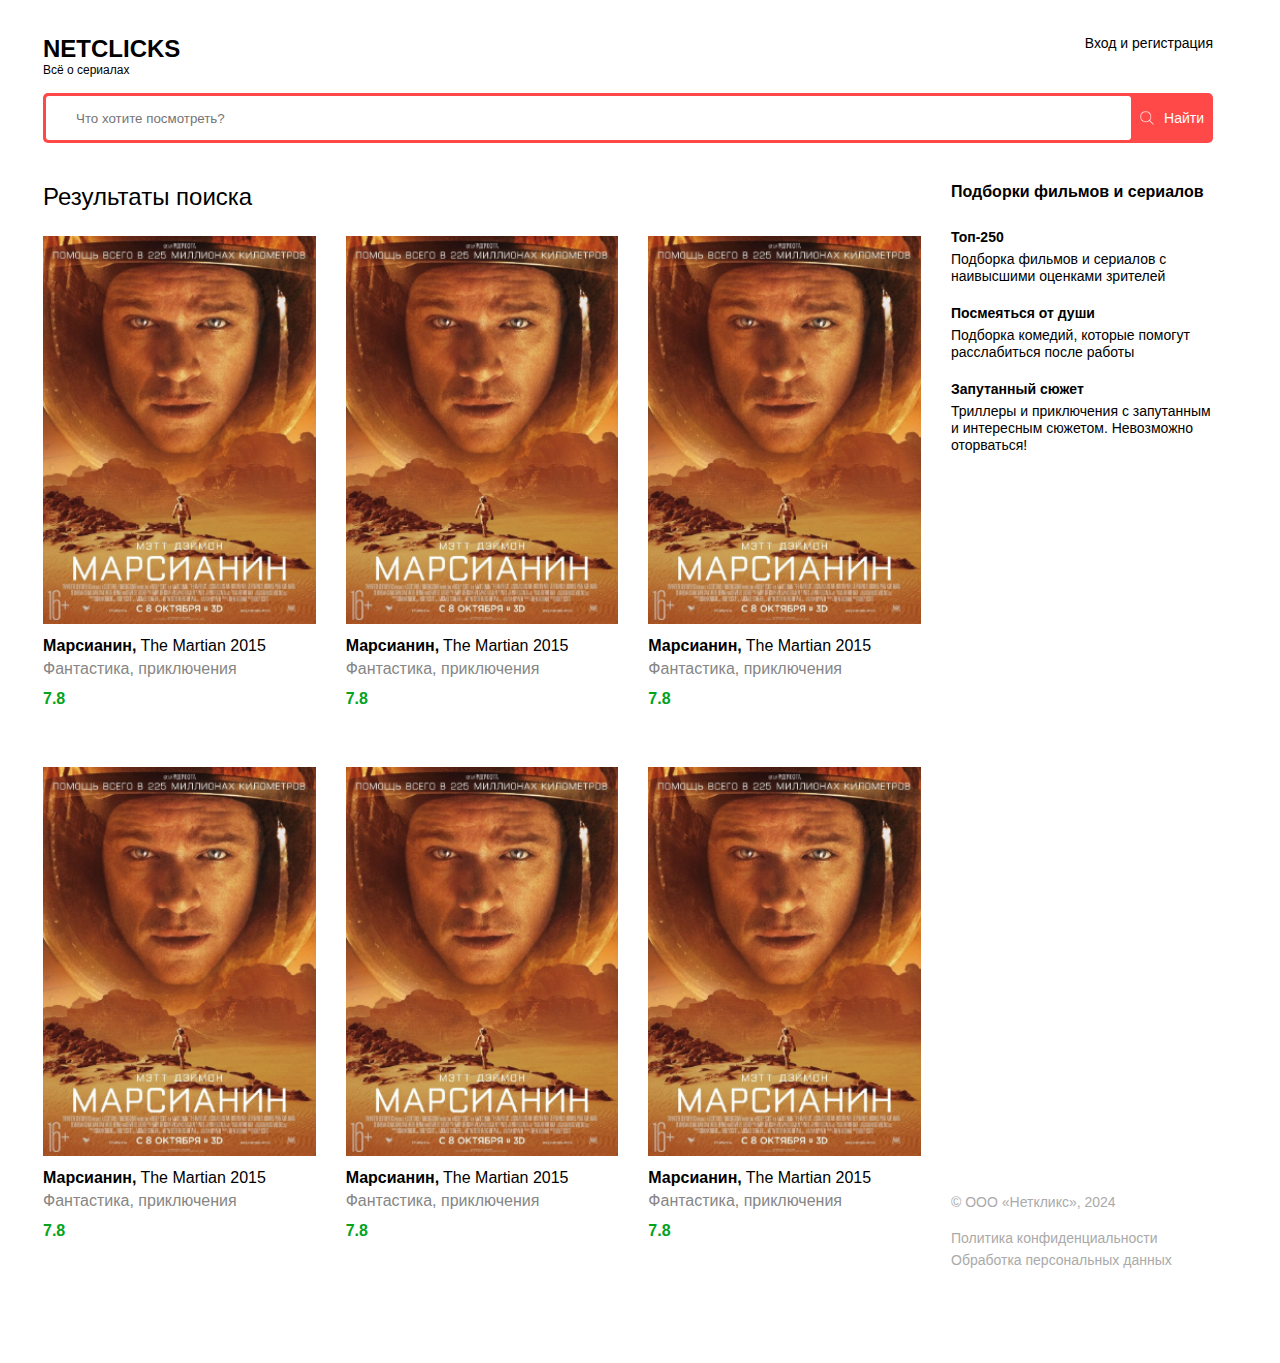
<file: index.html>
<!DOCTYPE html>
<html lang="en">
  <head>
    <meta charset="UTF-8" />
    <meta name="viewport" content="width=device-width, initial-scale=1.0" />
    <link rel="stylesheet" href="style.css" />
    <title>Netcliks</title>
  </head>
  <body>
    <header class="header">
      <div class="container">
        <div class="header-box">
          <div class="header-logo">
            <h1>NETCLICKS</h1>
            <p>Всё о сериалах</p>
          </div>
          <div class="header-controls">
            <a href="#">Вход и регистрация</a>
          </div>
          <div class="header-controls--mobile">
            <img src="images/burger.svg" alt="burger" />
          </div>
        </div>
      </div>
    </header>
    <main>
      <section class="search">
        <div class="container">
          <div class="search-box">
            <input type="text" placeholder="Что хотите посмотреть?" />
            <button>
              <img src="./images/search.svg" alt="search" />
              <span>Найти</span>
            </button>
          </div>
        </div>
      </section>
      <section class="content">
        <div class="container">
          <div class="content-box">
            <div class="content-main">
              <h2 class="content-main__title">Результаты поиска</h2>
              <div class="content-cards">
                <a href="/film.html" class="content-cards__item">
                  <div class="content-card__item--img">
                    <img src="images/film.png" alt="film" />
                  </div>

                  <div class="content-card__item--title">
                    <h5>Марсианин,</h5>
                    <span>The Martian 2015</span>
                  </div>
                  <p class="content-cards__item--description">
                    Фантастика, приключения
                  </p>
                  <p class="content-cards__item--rating">7.8</p>
                </a>
                <a href="/film.html" class="content-cards__item">
                  <div class="content-card__item--img">
                    <img src="images/film.png" alt="film" />
                  </div>

                  <div class="content-card__item--title">
                    <h5>Марсианин,</h5>
                    <span>The Martian 2015</span>
                  </div>
                  <p class="content-cards__item--description">
                    Фантастика, приключения
                  </p>
                  <p class="content-cards__item--rating">7.8</p>
                </a>
                <a href="/film.html" class="content-cards__item">
                  <div class="content-card__item--img">
                    <img src="images/film.png" alt="film" />
                  </div>

                  <div class="content-card__item--title">
                    <h5>Марсианин,</h5>
                    <span>The Martian 2015</span>
                  </div>
                  <p class="content-cards__item--description">
                    Фантастика, приключения
                  </p>
                  <p class="content-cards__item--rating">7.8</p>
                </a>
                <a href="/film.html" class="content-cards__item">
                  <div class="content-card__item--img">
                    <img src="images/film.png" alt="film" />
                  </div>

                  <div class="content-card__item--title">
                    <h5>Марсианин,</h5>
                    <span>The Martian 2015</span>
                  </div>
                  <p class="content-cards__item--description">
                    Фантастика, приключения
                  </p>
                  <p class="content-cards__item--rating">7.8</p>
                </a>
                <a href="/film.html" class="content-cards__item">
                  <div class="content-card__item--img">
                    <img src="images/film.png" alt="film" />
                  </div>

                  <div class="content-card__item--title">
                    <h5>Марсианин,</h5>
                    <span>The Martian 2015</span>
                  </div>
                  <p class="content-cards__item--description">
                    Фантастика, приключения
                  </p>
                  <p class="content-cards__item--rating">7.8</p>
                </a>
                <a href="/film.html" class="content-cards__item">
                  <div class="content-card__item--img">
                    <img src="images/film.png" alt="film" />
                  </div>

                  <div class="content-card__item--title">
                    <h5>Марсианин,</h5>
                    <span>The Martian 2015</span>
                  </div>
                  <p class="content-cards__item--description">
                    Фантастика, приключения
                  </p>
                  <p class="content-cards__item--rating">7.8</p>
                </a>
              </div>
            </div>

            <div class="content-sidebar">
                <div class="content-sidebar__info">
                    <h4 class="content-sidebar__info--title">Подборки фильмов и сериалов</h4>

                    <div class="content-sidebar__info--wrapper">
                        <div class="content-sidebar__info--item">
                            <h5>Топ-250</h5>
                            <p>Подборка фильмов и сериалов с наивысшими оценками зрителей</p>
                        </div>
                        <div class="content-sidebar__info--item">
                            <h5>Посмеяться от души</h5>
                            <p>Подборка комедий, которые помогут расслабиться после работы</p>
                        </div>
                        <div class="content-sidebar__info--item">
                            <h5>Запутанный сюжет</h5>
                            <p>Триллеры и приключения с запутанным и интересным сюжетом. Невозможно оторваться!</p>
                        </div>
                    </div>
                </div>
                <div class="content-sidebar__footer">
                    <p>© ООО «Неткликс», 2024</p>
                    <a href="#">Политика конфиденциальности</a>
                    <a href="#">Обработка персональных данных</a>
                </div>
            </div>
          </div>
        </div>
      </section>
    </main>
  </body>
</html>
</file>
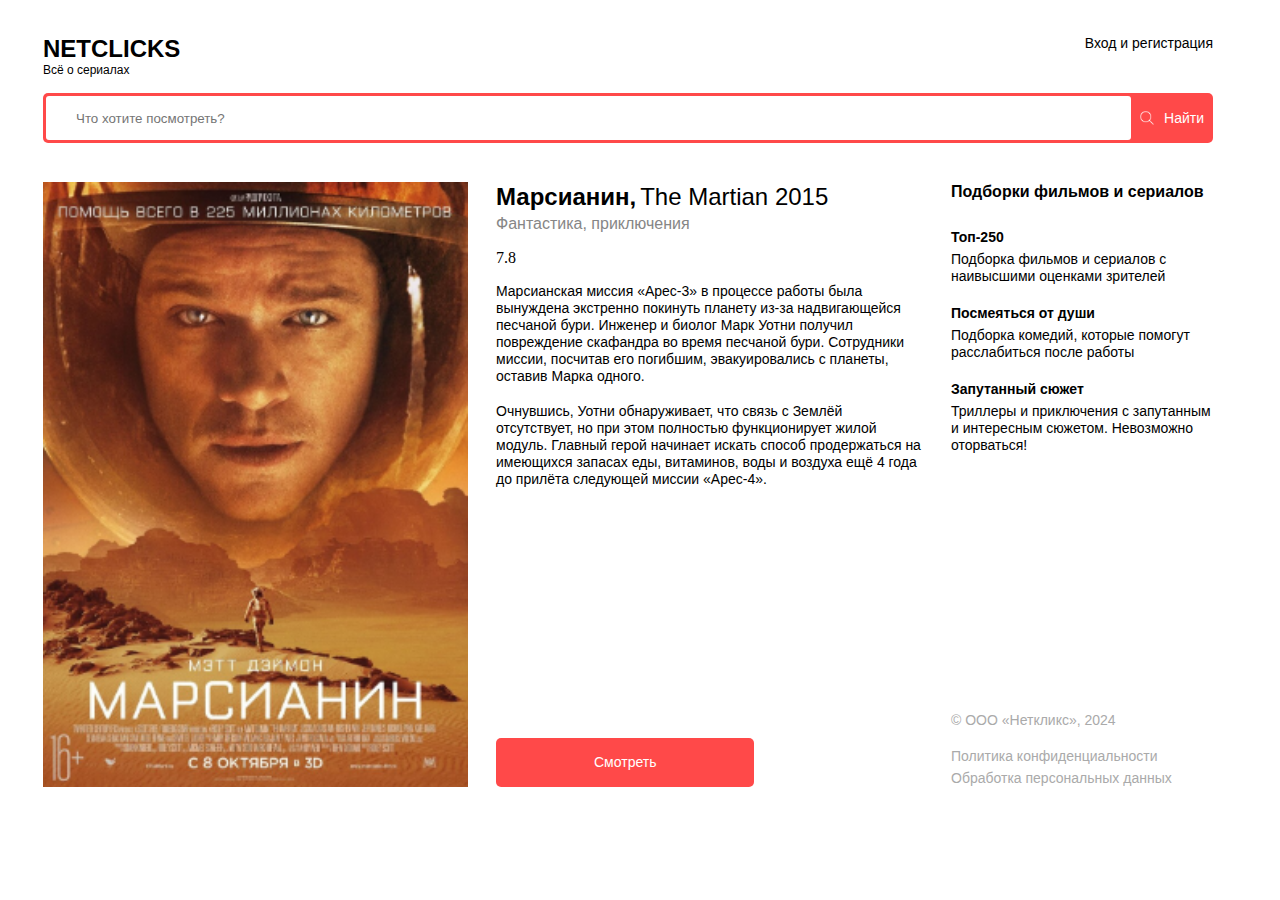
<file: film.html>
<!DOCTYPE html>
<html lang="en">
  <head>
    <meta charset="UTF-8" />
    <meta name="viewport" content="width=device-width, initial-scale=1.0" />
    <link rel="stylesheet" href="style.css" />
    <title>Netcliks</title>
  </head>
  <body>
    <header class="header">
      <div class="container">
        <div class="header-box">
          <div class="header-logo">
            <h1>NETCLICKS</h1>
            <p>Всё о сериалах</p>
          </div>
          <div class="header-controls">
            <a href="#">Вход и регистрация</a>
          </div>
          <div class="header-controls--mobile">
            <img src="images/burger.svg" alt="burger" />
          </div>
        </div>
      </div>
    </header>
    <main>
      <section class="search">
        <div class="container">
          <div class="search-box">
            <input type="text" placeholder="Что хотите посмотреть?" />
            <button>
              <img src="./images/search.svg" alt="search" />
              <span>Найти</span>
            </button>
          </div>
        </div>
      </section>
      <section class="content">
        <div class="container">
          <div class="content-box">
            <div class="content-film">
              <div class="content-film__img">
                <img src="images/film.png" alt="film" />
              </div>
              <div class="content-film__info">
                <div class="content-film__info__content">
                  <div class="content-film__info__title">
                    <h1>Марсианин,</h1>
                    <p>The Martian 2015</p>
                  </div>
                  <p class="content-film__info__desc">
                    Фантастика, приключения
                  </p>
                  <p class="content-film__info__rating">7.8</p>

                  <p class="content-film__info__text">
                    Марсианская миссия «Арес-3» в процессе работы была вынуждена
                    экстренно покинуть планету из-за надвигающейся песчаной
                    бури. Инженер и биолог Марк Уотни получил повреждение
                    скафандра во время песчаной бури. Сотрудники миссии,
                    посчитав его погибшим, эвакуировались с планеты, оставив
                    Марка одного.
                  </p>

                  <p class="content-film__info__text">
                    Очнувшись, Уотни обнаруживает, что связь с Землёй
                    отсутствует, но при этом полностью функционирует жилой
                    модуль. Главный герой начинает искать способ продержаться на
                    имеющихся запасах еды, витаминов, воды и воздуха ещё 4 года
                    до прилёта следующей миссии «Арес-4».
                  </p>
                </div>
                <div class="content-film__info__controls">
                  <button>Смотреть</button>
                </div>
              </div>
            </div>

            <div class="content-sidebar">
              <div class="content-sidebar__info">
                <h4 class="content-sidebar__info--title">
                  Подборки фильмов и сериалов
                </h4>

                <div class="content-sidebar__info--wrapper">
                  <div class="content-sidebar__info--item">
                    <h5>Топ-250</h5>
                    <p>
                      Подборка фильмов и сериалов с наивысшими оценками зрителей
                    </p>
                  </div>
                  <div class="content-sidebar__info--item">
                    <h5>Посмеяться от души</h5>
                    <p>
                      Подборка комедий, которые помогут расслабиться после
                      работы
                    </p>
                  </div>
                  <div class="content-sidebar__info--item">
                    <h5>Запутанный сюжет</h5>
                    <p>
                      Триллеры и приключения с запутанным и интересным сюжетом.
                      Невозможно оторваться!
                    </p>
                  </div>
                </div>
              </div>
              <div class="content-sidebar__footer">
                <p>© ООО «Неткликс», 2024</p>
                <a href="#">Политика конфиденциальности</a>
                <a href="#">Обработка персональных данных</a>
              </div>
            </div>
          </div>
        </div>
      </section>
    </main>
  </body>
</html>
</file>
<file: style.css>
* {
  box-sizing: border-box;
}

body {
  margin: 0;
  padding: 0;
}

.container {
  max-width: 1194px;
  margin: 0 auto;
  padding-left: 24;
  padding-right: 24px;
}

.header {
  margin-top: 34px;
  margin-bottom: 15px;
}

.header-box {
  display: flex;
  justify-content: space-between;
  align-items: centerd;
}

.header-logo h1 {
  margin: 0;
  font-family: Inter, sans-serif;
  font-size: 24px;
  font-weight: 700;
  line-height: 29px;
}

.header-logo p {
  margin: 0;
  font-family: Inter, sans-serif;
  font-size: 12px;
  font-weight: 300;
  line-height: 15px;
}

.header-controls a {
  font-family: Inter, sans-serif;
  font-size: 14px;
  font-weight: 400;
  line-height: 17px;
  text-decoration: none;
  color: black;
}

.header-controls a:hover {
  color: rgb(255, 73, 73);
}

.header-controls--mobile {
  display: none;
  align-self: flex-start;
}

.search {
  margin-bottom: 39px;
}

.search-box {
  border-radius: 5px;
  background: rgb(255, 73, 73);
  display: flex;
  justify-content: space-between;
  align-items: center;
  padding: 3px;
  gap: 3px;
  height: 50px;
}

.search-box input {
  flex-grow: 1;
  height: 100%;
  border: none;
  outline: none;
  border-radius: 3px;
  padding: 0 30px;
  background: white;
  min-width: 0;
}

.search-box button {
  height: 100%;
  display: flex;
  align-items: center;
  gap: 10px;
  background: rgb(255, 73, 73);
  border: none;
  color: white;
  font-family: Inter, sans-serif;
  font-size: 14px;
  font-weight: 400;
  line-height: 17px;
  cursor: pointer;
}

.content {
  margin-bottom: 94px;
}

.content-box {
  display: flex;
  justify-content: space-between;
  gap: 30px;
}

.content-main {
  flex-grow: 1;
}

.content-main__title {
  margin-top: 0;
  margin-bottom: 25px;
  color: rgb(0, 0, 0);
  font-family: Inter, sans-serif;
  font-size: 24px;
  font-weight: 500;
  line-height: 29px;
}

.content-cards {
  display: flex;
  flex-wrap: wrap;
  gap: 30px;
}

.content-cards__item {
  width: calc((100% - (30px * 2)) / 3);
  text-decoration: none;
}

.content-card__item--img {
  width: 100%;
  display: block;
  margin-bottom: 12px;
  img {
    width: 100%;
    display: block;
  }
}
.content-card__item--title {
  display: flex;
  flex-wrap: wrap;
  gap: 4px;
  margin-bottom: 4px;
}

.content-card__item--title h5,
.content-card__item--title span {
  margin: 0;
  font-family: Inter, sans-serif;
  font-size: 16px;
  line-height: 19px;
  color: rgb(0, 0, 0);
}

.content-card__item--title h5 {
  font-weight: 700;
}

.content-card__item--title span {
  font-weight: 400;
}

.content-cards__item--description {
  font-family: Inter, sans-serif;
  font-size: 16px;
  font-weight: 400;
  line-height: 19px;
  color: rgb(134, 134, 134);
  margin-top: 0;
  margin-bottom: 11px;
}

.content-cards__item--rating {
  color: rgb(4, 163, 30);
  font-family: Inter, sans-serif;
  font-size: 16px;
  font-weight: 700;
  line-height: 19px;
  margin: 0;
}

.content-sidebar {
  width: 262px;
  min-width: 262px;
  display: flex;
  flex-direction: column;
  justify-content: space-between;
}

.content-sidebar__info {
  margin-bottom: 120px;
}

.content-sidebar__info--title {
  color: rgb(0, 0, 0);
  font-family: Inter, sans-serif;
  font-size: 16px;
  font-weight: 700;
  line-height: 19px;
  margin-top: 0;
  margin-bottom: 28px;
}

.content-sidebar__info--wrapper {
  display: flex;
  flex-direction: column;
  gap: 20px;
}

.content-sidebar__info--item {
  display: flex;
  flex-direction: column;
}

.content-sidebar__info--item h5,
.content-sidebar__info--item p {
  font-family: Inter, sans-serif;
  font-size: 14px;
  line-height: 17px;
}

.content-sidebar__info--item h5 {
  font-weight: 700;
  margin-top: 0;
  margin-bottom: 5px;
}

.content-sidebar__info--item p {
  font-weight: 400;
  margin: 0;
}

.content-sidebar__footer {
  display: flex;
  flex-direction: column;
  gap: 5px;
}

.content-sidebar__footer p,
.content-sidebar__footer a {
  color: rgb(170, 170, 170);
  font-family: Inter, sans-serif;
  font-size: 14px;
  font-weight: 400;
  line-height: 17px;
}

.content-sidebar__footer p {
  margin-top: 0;
}

.content-sidebar__footer a {
  text-decoration: none;
}

.content-sidebar__footer a :hover {
  color: rgb(255, 73, 73);
}

.content-film {
  flex-grow: 1;
  display: flex;
  justify-content: space-between;
  gap: 28px;
}

.content-film__img {
  width: calc((100% - 28px) / 2);
  display: flex;
  justify-content: center;
}

.content-film__img img {
  width: 100%;
  display: block;
  max-width: 450px;
}

.content-film__info {
  width: calc((100% - 28px) / 2);
  display: flex;
  justify-content: space-between;
  flex-direction: column;
  gap: 30px;
}

.content-film__info__title {
  display: flex;
  gap: 4px;
  margin-bottom: 3px;
  flex-wrap: wrap;
}

.content-film__info__title h1,
.content-film__info__title p {
  color: rgb(0, 0, 0);
  font-family: Inter, sans-serif;
  font-size: 24px;
  line-height: 29px;
}

.content-film__info__title h1 {
  font-weight: 700;
  margin: 0;
}

.content-film__info__title p {
  font-weight: 400;
  margin: 0;
}

.content-film__info__content > *:last-child{
  margin-bottom: 0;
}

.content-film__info__desc{
  color: rgb(134, 134, 134);
  font-family: Inter, sans-serif;
  font-size: 16px;
  font-weight: 400;
  line-height: 19px;
  margin-bottom: 2px;
  margin-top: 0;
}

.content-cards__item--rating{
  color: rgb(4, 163, 30);
  font-family: Inter, sans-serif;
  font-size: 16px;
  font-weight: 700;
  line-height: 19px;
  margin-top: 0;
  margin-bottom: 29px;
}

.content-film__info__text{
  color: rgb(0, 0, 0);
  font-family: Inter, sans-serif;
  font-size: 14px;
  font-weight: 400;
  line-height: 17px;
  margin-top: 0;
  margin-bottom: 18px;
}

.content-film__info__controls button{
  color: rgb(255, 255, 255);
  font-family: Inter, sans-serif;
  font-size: 14px;
  font-weight: 400;
  line-height: 17px;
  padding: 16px 98px;
  background-color: rgb(255, 73, 73);
  border-radius: 5px;
  border: none;
  outline: none;
  cursor: pointer;
}

@media (max-width: 991px) {
  .content-cards__item {
    width: calc((100% - (30px * 1)) / 2);
  }
  .content-film {
    flex-direction: column;
  }
  .content-film__info {
    width: 100%;
  }
  .content-film__img {
    width: 100%;
  }
}

@media (max-width: 768px) {
  .header-controls {
    display: none;
  }

  .header-controls--mobile {
    display: block;
  }
  .search-box input {
    padding: 0 15px;
  }
  .content-box {
    flex-direction: column;
  }
  .content-sidebar {
    width: 100%;
  }
}

@media (max-width: 480px) {
  .content-cards__item {
    width: 100%;
    min-width: 100%;
  }
}
</file>
